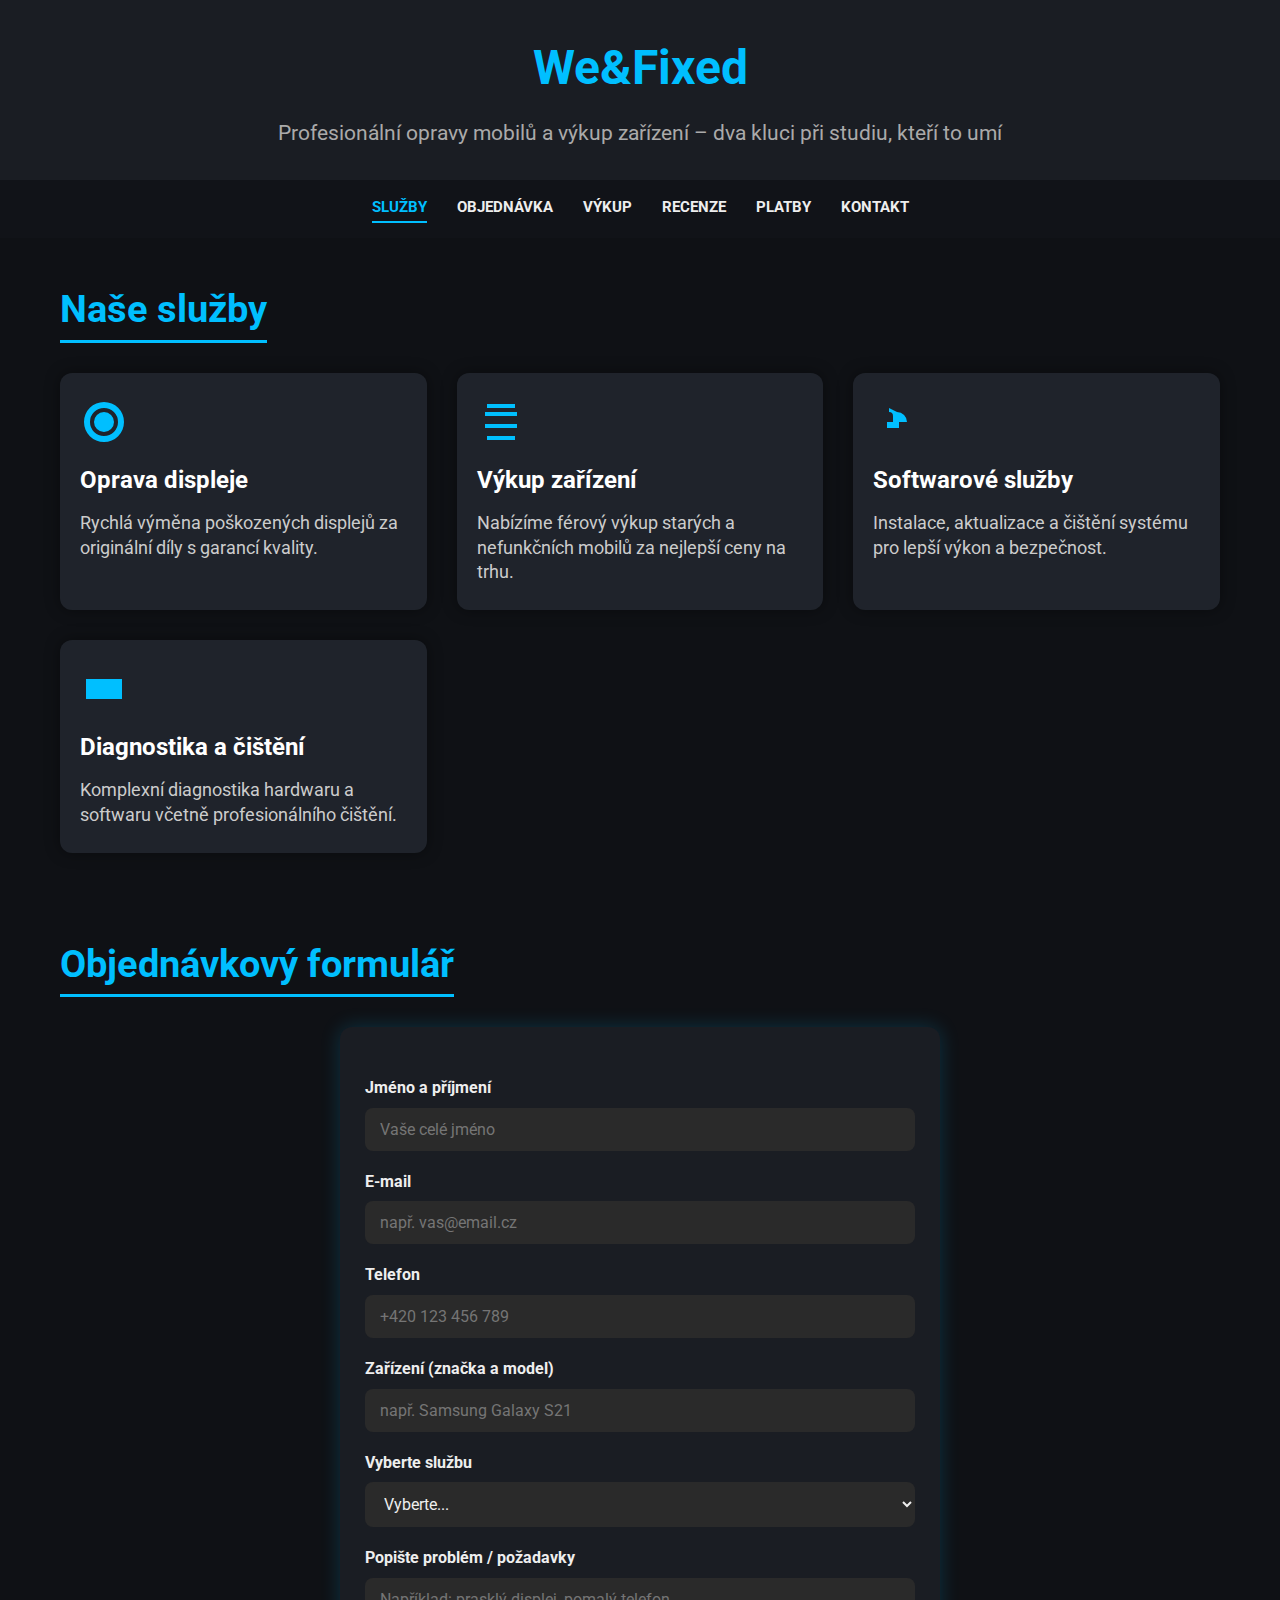
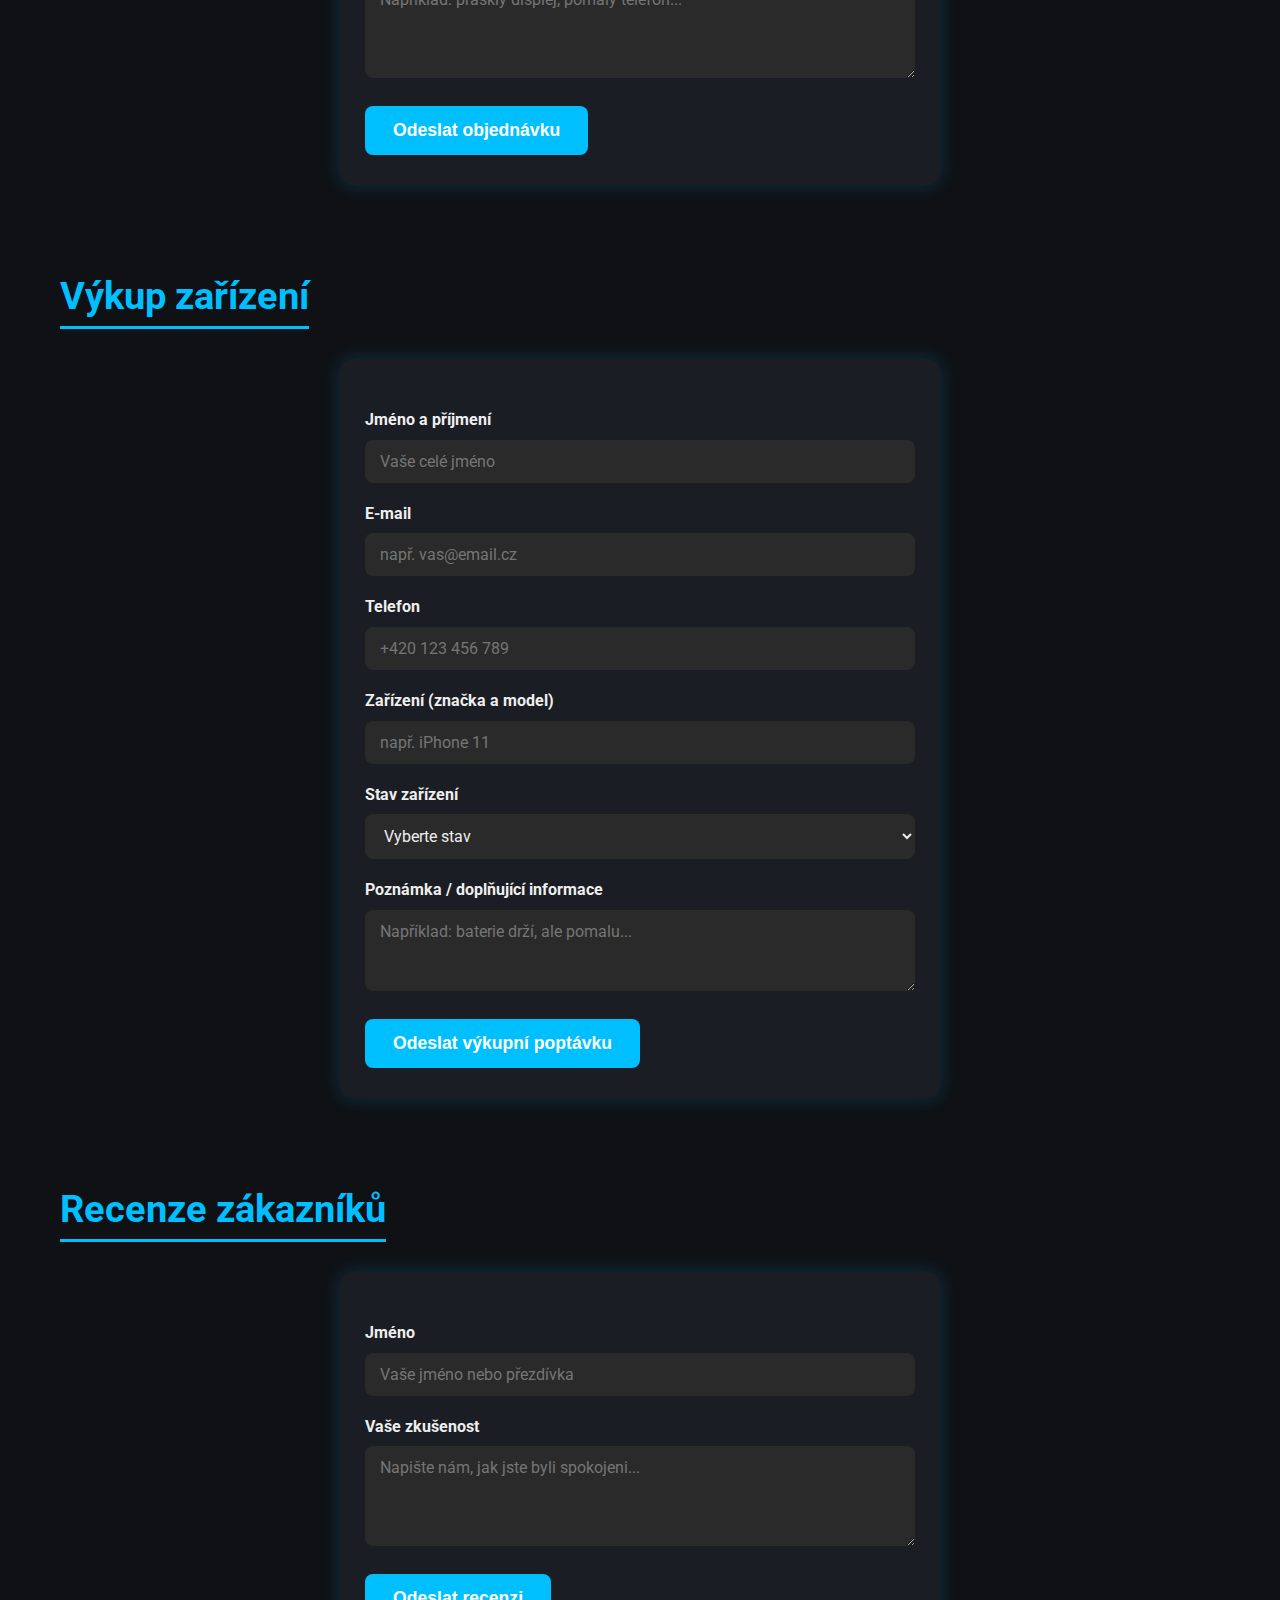
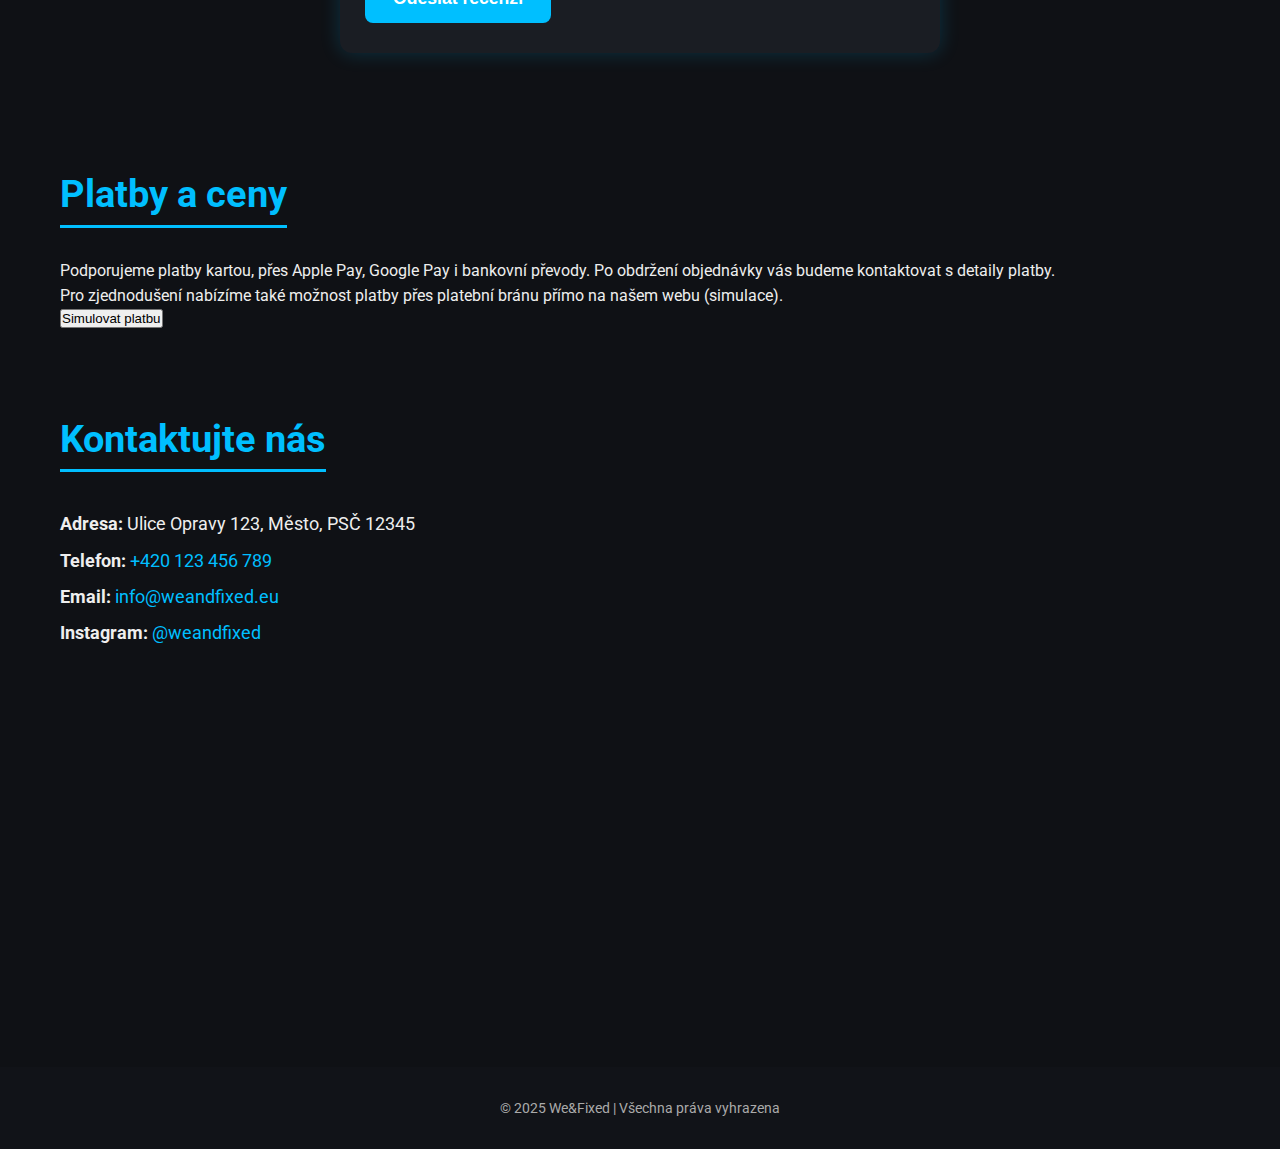
<file: index.html>
<index. html>
<html lang="cs">
<head>
<meta charset="UTF-8" />
<meta name="viewport" content="width=device-width, initial-scale=1" />
<title>We&Fixed – Profesionální opravy mobilů a výkup</title>
<meta name="description" content="We&Fixed - rychlý a spolehlivý servis mobilních telefonů a výkup zařízení. Objednej online." />
<meta name="author" content="We&Fixed" />
<link href="https://fonts.googleapis.com/css2?family=Roboto:wght@400;700&display=swap" rel="stylesheet" />
<style>
  /* --- Reset & základní styl --- */
  * { margin: 0; padding: 0; box-sizing: border-box; }
  body {
    font-family: 'Roboto', sans-serif;
    background: #0f1115;
    color: #eee;
    line-height: 1.6;
    min-height: 100vh;
    display: flex;
    flex-direction: column;
  }
  a {
    color: #00bfff;
    text-decoration: none;
    transition: color 0.3s;
  }
  a:hover, a:focus {
    color: #009fd8;
  }
  header {
    background: #1a1d23;
    padding: 30px 20px;
    text-align: center;
    box-shadow: 0 4px 10px rgba(0,0,0,0.4);
  }
  header h1 {
    font-size: 3rem;
    color: #00bfff;
    font-weight: 700;
  }
  header p {
    margin-top: 10px;
    color: #aaa;
    font-size: 1.3rem;
  }
  nav {
    background: #111318;
    display: flex;
    justify-content: center;
    gap: 30px;
    padding: 15px 10px;
    font-weight: 700;
    text-transform: uppercase;
    font-size: 0.95rem;
  }
  nav a {
    color: #eee;
  }
  nav a.active, nav a:hover {
    color: #00bfff;
    border-bottom: 2px solid #00bfff;
    padding-bottom: 2px;
  }
  main {
    flex-grow: 1;
    max-width: 1200px;
    margin: 40px auto 60px;
    padding: 0 20px;
  }
  section {
    margin-bottom: 80px;
  }
  h2.section-title {
    font-size: 2.4rem;
    color: #00bfff;
    margin-bottom: 30px;
    border-bottom: 3px solid #00bfff;
    display: inline-block;
  }

  /* --- HERO sekce --- */
  .hero {
    height: 420px;
    background: url('https://images.unsplash.com/photo-1581090700227-1e8eedd1c7e0?auto=format&fit=crop&w=1350&q=80') center center/cover no-repeat;
    display: flex;
    align-items: center;
    justify-content: center;
    text-align: center;
    border-radius: 12px;
    box-shadow: 0 0 40px rgba(0,191,255,0.4);
  }
  .hero h2 {
    font-size: 3rem;
    background-color: rgba(0,0,0,0.65);
    padding: 30px 40px;
    border-radius: 15px;
    color: #fff;
    max-width: 90%;
  }

  /* --- Služby grid --- */
  .services {
    display: grid;
    grid-template-columns: repeat(auto-fit,minmax(280px,1fr));
    gap: 30px;
  }
  .service {
    background: #1f232b;
    border-radius: 12px;
    padding: 25px 20px;
    box-shadow: 0 0 15px rgba(0,0,0,0.4);
    transition: transform 0.3s ease;
    cursor: default;
  }
  .service:hover {
    transform: scale(1.05);
  }
  .service svg {
    width: 48px;
    height: 48px;
    margin-bottom: 15px;
    fill: #00bfff;
  }
  .service h3 {
    color: #fff;
    font-size: 1.5rem;
    margin-bottom: 12px;
  }
  .service p {
    color: #ccc;
    font-size: 1.1rem;
    line-height: 1.4;
  }

  /* --- Formuláře --- */
  form {
    background: #1a1d23;
    padding: 30px 25px;
    border-radius: 12px;
    box-shadow: 0 0 20px rgba(0,191,255,0.2);
    max-width: 600px;
    margin: 0 auto;
  }
  form label {
    display: block;
    margin-top: 18px;
    font-weight: 700;
    font-size: 1rem;
  }
  form input, form select, form textarea {
    width: 100%;
    margin-top: 7px;
    padding: 12px 15px;
    border-radius: 8px;
    border: none;
    background: #2a2a2a;
    color: #eee;
    font-size: 1rem;
    font-family: 'Roboto', sans-serif;
    resize: vertical;
    transition: background-color 0.3s;
  }
  form input:focus, form select:focus, form textarea:focus {
    outline: 2px solid #00bfff;
    background-color: #222;
  }
  form button {
    margin-top: 28px;
    background: #00bfff;
    color: #fff;
    font-weight: 700;
    padding: 14px 28px;
    font-size: 1.1rem;
    border-radius: 8px;
    border: none;
    cursor: pointer;
    transition: background-color 0.3s;
  }
  form button:hover {
    background: #009fd8;
  }

  /* --- Recenze --- */
  #reviews {
    max-width: 900px;
    margin: 0 auto;
  }
  #reviews-list {
    margin-top: 30px;
    display: flex;
    flex-direction: column;
    gap: 20px;
  }
  .review-item {
    background: #22272e;
    padding: 20px;
    border-radius: 10px;
    box-shadow: inset 0 0 10px rgba(0,0,0,0.4);
  }
  .review-item p {
    font-size: 1rem;
    color: #ddd;
    margin-bottom: 10px;
  }
  .review-item .review-author {
    font-weight: 700;
    color: #00bfff;
  }

  /* --- Platby --- */
  #payments {
    max-width: 900px;
    margin: 0 auto;
  }
  #payments p {
    margin-bottom: 15px;
    font-size: 1.1rem;
  }
  #payments button {
    background: #0077cc;
    padding: 15px 30px;
    font-size: 1.2rem;
    font-weight: 700;
    border: none;
    border-radius: 12px;
    cursor: pointer;
    color: #fff;
    transition: background-color 0.3s;
  }
  #payments button:hover {
    background: #005fa3;
  }
  #payment-status {
    margin-top: 20px;
    font-weight: 700;
    color: #0f0;
  }

  /* --- Kontakt --- */
  #kontakt p {
    font-size: 1.1rem;
    margin: 8px 0;
  }
  #kontakt a {
    word-break: break-word;
  }

  /* --- Footer --- */
  footer {
    text-align: center;
    background: #111318;
    color: #aaa;
    padding: 30px 20px;
    font-size: 14px;
    margin-top: auto;
  }

  /* --- Responsivita --- */
  @media (max-width: 720px) {
    nav {
      flex-direction: column;
      gap: 15px;
      font-size: 0.9rem;
    }
    header h1 {
      font-size: 2.4rem;
    }
    .hero h2 {
      font-size: 2rem;
      padding: 20px 25px;
    }
    .services {
      grid-template-columns: 1fr;
    }
    form {
      width: 100%;
      padding: 20px;
    }
  }
</style>
</head>
<body>

<header>
  <h1>We&Fixed</h1>
  <p>Profesionální opravy mobilů a výkup zařízení – dva kluci při studiu, kteří to umí</p>
</header>

<nav>
  <a href="#sluzby" class="active">Služby</a>
  <a href="#objednavka">Objednávka</a>
  <a href="#vykup">Výkup</a>
  <a href="#recenze">Recenze</a>
  <a href="#platby">Platby</a>
  <a href="#kontakt">Kontakt</a>
</nav>

<main>

<section id="sluzby">
  <h2 class="section-title">Naše služby</h2>
  <div class="services">
    <article class="service" tabindex="0">
      <svg viewBox="0 0 24 24" aria-hidden="true" focusable="false"><path d="M12 2a10 10 0 100 20 10 10 0 000-20zm0 3a7 7 0 110 14 7 7 0 010-14zm0 2a5 5 0 100 10 5 5 0 000-10z"/></svg>
      <h3>Oprava displeje</h3>
      <p>Rychlá výměna poškozených displejů za originální díly s garancí kvality.</p>
    </article>
    <article class="service" tabindex="0">
      <svg viewBox="0 0 24 24" aria-hidden="true" focusable="false"><path d="M5 3h14v2H5zm0 16h14v2H5zM4 7h16v2H4zm0 6h16v2H4z"/></svg>
      <h3>Výkup zařízení</h3>
      <p>Nabízíme férový výkup starých a nefunkčních mobilů za nejlepší ceny na trhu.</p>
    </article>
    <article class="service" tabindex="0">
      <svg viewBox="0 0 24 24" aria-hidden="true" focusable="false"><path d="M12 7a5 5 0 015 5h-4v3H7v-3h3v-3a2 2 0 00-2-2v-2z"/></svg>
      <h3>Softwarové služby</h3>
      <p>Instalace, aktualizace a čištění systému pro lepší výkon a bezpečnost.</p>
    </article>
    <article class="service" tabindex="0">
      <svg viewBox="0 0 24 24" aria-hidden="true" focusable="false"><path d="M3 7h18v10H3z"/></svg>
      <h3>Diagnostika a čištění</h3>
      <p>Komplexní diagnostika hardwaru a softwaru včetně profesionálního čištění.</p>
    </article>
  </div>
</section>

<section id="objednavka">
  <h2 class="section-title">Objednávkový formulář</h2>
  <form id="form-objednavka" novalidate>
    <label for="objednavka-jmeno">Jméno a příjmení</label>
    <input type="text" id="objednavka-jmeno" name="jmeno" required minlength="3" placeholder="Vaše celé jméno" />
    
    <label for="objednavka-email">E-mail</label>
    <input type="email" id="objednavka-email" name="email" required placeholder="např. vas@email.cz" />
    
    <label for="objednavka-telefon">Telefon</label>
    <input type="tel" id="objednavka-telefon" name="telefon" required placeholder="+420 123 456 789" pattern="^\+?[\d\s]{9,15}$" />
    
    <label for="objednavka-zarizeni">Zařízení (značka a model)</label>
    <input type="text" id="objednavka-zarizeni" name="zarizeni" required placeholder="např. Samsung Galaxy S21" />
    
    <label for="objednavka-sluzba">Vyberte službu</label>
    <select id="objednavka-sluzba" name="sluzba" required>
      <option value="" disabled selected>Vyberte...</option>
      <option value="oprava-displeje">Oprava displeje</option>
      <option value="vykup">Výkup zařízení</option>
      <option value="softwarove-sluzby">Softwarové služby</option>
      <option value="diagnostika-cisteni">Diagnostika a čištění</option>
    </select>

    <label for="objednavka-popis">Popište problém / požadavky</label>
    <textarea id="objednavka-popis" name="popis" rows="4" placeholder="Například: prasklý displej, pomalý telefon..." required></textarea>

    <button type="submit">Odeslat objednávku</button>
  </form>
</section>

<section id="vykup">
  <h2 class="section-title">Výkup zařízení</h2>
  <form id="form-vykup" novalidate>
    <label for="vykup-jmeno">Jméno a příjmení</label>
    <input type="text" id="vykup-jmeno" name="jmeno" required minlength="3" placeholder="Vaše celé jméno" />
    
    <label for="vykup-email">E-mail</label>
    <input type="email" id="vykup-email" name="email" required placeholder="např. vas@email.cz" />
    
    <label for="vykup-telefon">Telefon</label>
    <input type="tel" id="vykup-telefon" name="telefon" required placeholder="+420 123 456 789" pattern="^\+?[\d\s]{9,15}$" />

    <label for="vykup-zarizeni">Zařízení (značka a model)</label>
    <input type="text" id="vykup-zarizeni" name="zarizeni" required placeholder="např. iPhone 11" />

    <label for="vykup-stav">Stav zařízení</label>
    <select id="vykup-stav" name="stav" required>
      <option value="" disabled selected>Vyberte stav</option>
      <option value="perfektní">Perfektní, bez poškození</option>
      <option value="drobná-poškození">Drobná poškození</option>
      <option value="větší-poškození">Větší poškození (např. rozbitý displej)</option>
      <option value="nefunkční">Nefunkční zařízení</option>
    </select>

    <label for="vykup-vyznamka">Poznámka / doplňující informace</label>
    <textarea id="vykup-vyznamka" name="poznamka" rows="3" placeholder="Například: baterie drží, ale pomalu..." ></textarea>

    <button type="submit">Odeslat výkupní poptávku</button>
  </form>
</section>

<section id="recenze">
  <h2 class="section-title">Recenze zákazníků</h2>
  <form id="form-recenze" novalidate>
    <label for="recenze-jmeno">Jméno</label>
    <input type="text" id="recenze-jmeno" name="jmeno" required minlength="2" placeholder="Vaše jméno nebo přezdívka" />
    <label for="recenze-text">Vaše zkušenost</label>
    <textarea id="recenze-text" name="text" rows="4" required placeholder="Napište nám, jak jste byli spokojeni..." ></textarea>
    <button type="submit">Odeslat recenzi</button>
  </form>
  <div id="reviews-list" aria-live="polite" aria-relevant="additions"></div>
</section>

<section id="platby">
  <h2 class="section-title">Platby a ceny</h2>
  <p>Podporujeme platby kartou, přes Apple Pay, Google Pay i bankovní převody. Po obdržení objednávky vás budeme kontaktovat s detaily platby.</p>
  <p>Pro zjednodušení nabízíme také možnost platby přes platební bránu přímo na našem webu (simulace).</p>
  <button id="btn-platebni-brana">Simulovat platbu</button>
  <div id="payment-status" role="alert" aria-live="assertive"></div>
</section>

<section id="kontakt">
  <h2 class="section-title">Kontaktujte nás</h2>
  <p><strong>Adresa:</strong> Ulice Opravy 123, Město, PSČ 12345</p>
  <p><strong>Telefon:</strong> <a href="tel:+420123456789">+420 123 456 789</a></p>
  <p><strong>Email:</strong> <a href="mailto:info@weandfixed.eu">info@weandfixed.eu</a></p>
  <p><strong>Instagram:</strong> <a href="https://instagram.com/weandfixed" target="_blank" rel="noopener">@weandfixed</a></p>
  <div style="width:100%;height:320px;margin-top:20px;">
    <iframe
      src="https://www.google.com/maps/embed?pb=!1m18!1m12!1m3!1d3153.0195706498363!2d14.42076!3d50.08804!2m3!1f0!2f0!3f0!3m2!1i1024!2i768!4f13.1!3m3!1m2!1s0x470b94c7a4e69ffb%3A0x400af0f661efa70!2zVml0w6F6IMOtcXVlIG9wcmF2LCBDU0E!5e0!3m2!1scs!2scz!4v1619055570249!5m2!1scs!2scz"
      width="100%" height="100%" style="border:0;" allowfullscreen="" loading="lazy" referrerpolicy="no-referrer-when-downgrade"
      title="Mapa We&Fixed">
    </iframe>
  </div>
</section>

</main>

<footer>
  &copy; 2025 We&Fixed | Všechna práva vyhrazena
</footer>

<script>
  // Navigace - zvýraznění aktivní sekce
  const navLinks = document.querySelectorAll('nav a');
  navLinks.forEach(link => {
    link.addEventListener('click', (e) => {
      navLinks.forEach(l => l.classList.remove('active'));
      e.target.classList.add('active');
    });
  });

  // Formulář objednávky - jednoduchá validace + alert
  document.getElementById('form-objednavka').addEventListener('submit', function(e) {
    e.preventDefault();
    if (!this.checkValidity()) {
      alert('Prosím vyplňte všechna povinná pole správně.');
      return;
    }
    alert('Objednávka byla úspěšně odeslána! Ozveme se vám co nejdříve.');
    this.reset();
  });

  // Formulář výkupu - validace + alert
  document.getElementById('form-vykup').addEventListener('submit', function(e) {
    e.preventDefault();
    if (!this.checkValidity()) {
      alert('Prosím vyplňte všechna povinná pole správně.');
      return;
    }
    alert('Výkupní poptávka byla odeslána! Ozveme se vám s nabídkou.');
    this.reset();
  });

  // Recenze - ukládání do místní proměnné (simulace)
  const reviewsList = document.getElementById('reviews-list');
  let reviewsData = [];

  document.getElementById('form-recenze').addEventListener('submit', function(e) {
    e.preventDefault();
    if (!this.checkValidity()) {
      alert('Vyplňte prosím všechny položky recenze.');
      return;
    }
    const jmeno = this.jmeno.value.trim();
    const text = this.text.value.trim();
    if (jmeno && text) {
      reviewsData.unshift({ jmeno, text });
      renderReviews();
      this.reset();
      alert('Díky za vaši recenzi!');
    }
  });

  function renderReviews() {
    reviewsList.innerHTML = '';
    reviewsData.forEach(r => {
      const div = document.createElement('div');
      div.className = 'review-item';
      div.innerHTML = `<p>${r.text}</p><p class="review-author">- ${r.jmeno}</p>`;
      reviewsList.appendChild(div);
    });
  }

  // Simulace platební brány
  const btnPlatebni = document.getElementById('btn-platebni-brana');
  const paymentStatus = document.getElementById('payment-status');

  btnPlatebni.addEventListener('click', () => {
    paymentStatus.textContent = 'Probíhá platba...';
    btnPlatebni.disabled = true;
    setTimeout(() => {
      paymentStatus.textContent = 'Platba úspěšně dokončena. Děkujeme za vaši objednávku!';
      btnPlatebni.disabled = false;
    }, 3000);
  });
</script>

</body>
</html>
</file>
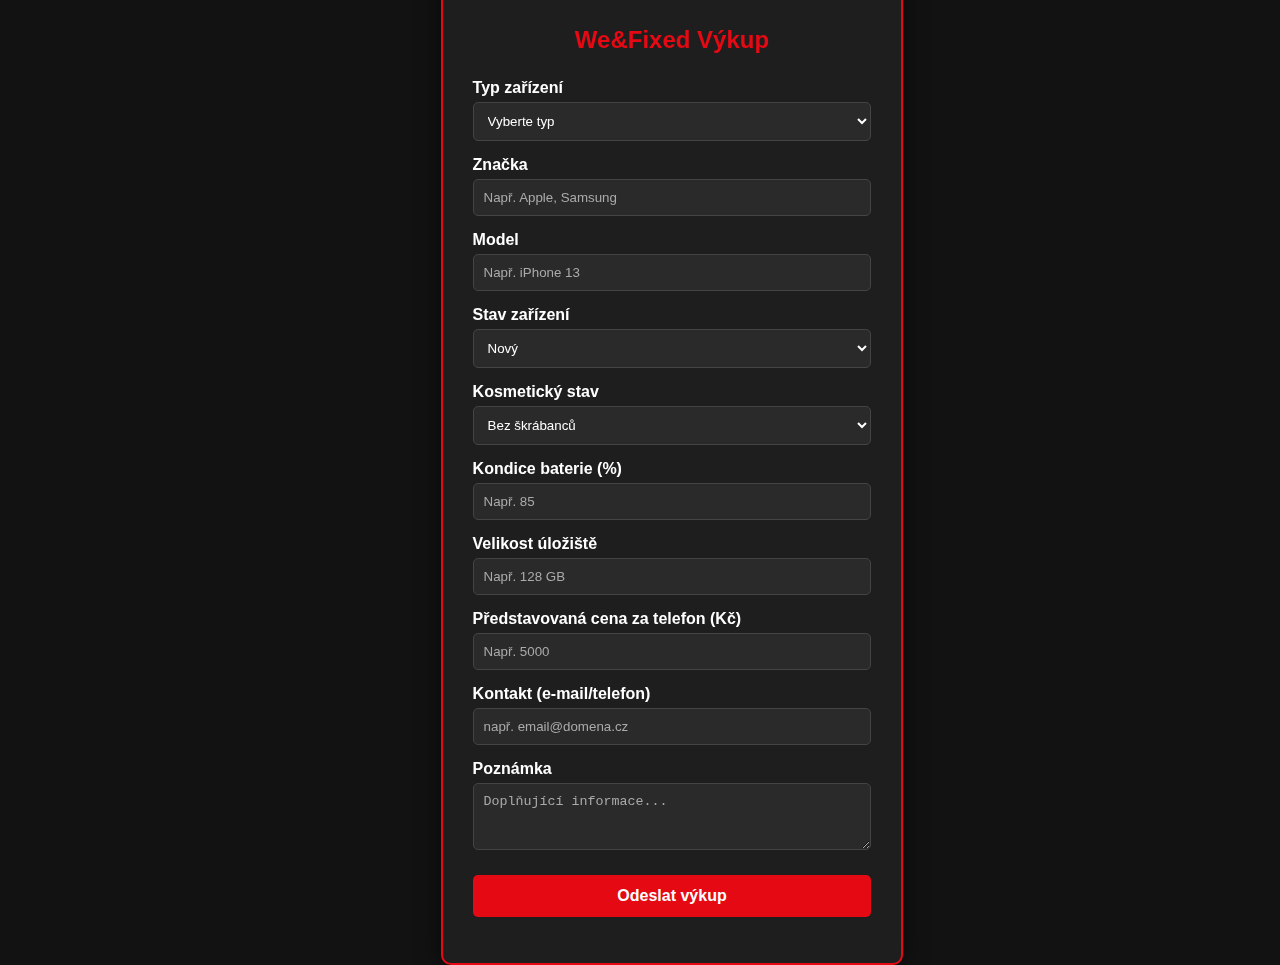
<file: index.html.html>
<idex.html>
<html lang="cs">
<head>
  <meta charset="UTF-8">
  <title>We&Fixed – Výkup zařízení</title>
  <style>
    body {
      background-color: #121212;
      color: #fff;
      font-family: 'Helvetica Neue', Arial, sans-serif;
      display: flex;
      align-items: center;
      justify-content: center;
      min-height: 100vh;
      margin: 0;
      padding: 20px;
      backdrop-filter: blur(5px);
    }

    .vykup-container {
      background-color: #1e1e1e;
      border: 2px solid #e50914;
      border-radius: 10px;
      box-shadow: 0 0 25px rgba(0, 0, 0, 0.6);
      max-width: 500px;
      width: 100%;
      padding: 30px;
    }

    .vykup-container h2 {
      color: #e50914;
      text-align: center;
      margin-bottom: 25px;
    }

    label {
      display: block;
      margin-top: 15px;
      font-weight: bold;
    }

    input, select, textarea {
      width: 100%;
      padding: 10px;
      margin-top: 5px;
      background-color: #2a2a2a;
      color: #fff;
      border: 1px solid #444;
      border-radius: 5px;
    }

    input::placeholder, textarea::placeholder {
      color: #aaa;
    }

    button {
      margin-top: 25px;
      padding: 12px;
      width: 100%;
      background-color: #e50914;
      color: white;
      border: none;
      border-radius: 5px;
      font-size: 16px;
      font-weight: bold;
      cursor: pointer;
      transition: background-color 0.3s ease;
    }

    button:hover {
      background-color: #cc0812;
    }
  </style>
</head>
<body>

  <div class="vykup-container">
    <h2>We&amp;Fixed Výkup</h2>
    <form id="mobilegearForm">
      <label for="typ">Typ zařízení</label>
      <select id="typ" name="typ" required>
        <option value="" disabled selected>Vyberte typ</option>
        <option value="Telefon">Telefon</option>
        <option value="Notebook">Notebook</option>
      </select>

      <label for="znacka">Značka</label>
      <input type="text" id="znacka" name="znacka" placeholder="Např. Apple, Samsung" required>

      <label for="model">Model</label>
      <input type="text" id="model" name="model" placeholder="Např. iPhone 13" required>

      <label for="stav">Stav zařízení</label>
      <select id="stav" name="stav">
        <option value="Nový">Nový</option>
        <option value="Použitý">Použitý</option>
        <option value="Poškozený">Poškozený</option>
      </select>

      <label for="kosmeticky">Kosmetický stav</label>
      <select id="kosmeticky" name="kosmeticky">
        <option value="Bez škrábanců">Bez škrábanců</option>
        <option value="Drobné škrábance">Drobné škrábance</option>
        <option value="Větší opotřebení">Větší opotřebení</option>
        <option value="Prasklé sklo / poškozený kryt">Prasklé sklo / poškozený kryt</option>
      </select>

      <label for="baterie">Kondice baterie (%)</label>
      <input type="number" id="baterie" name="baterie" placeholder="Např. 85" min="1" max="100" required>

      <label for="uloziste">Velikost úložiště</label>
      <input type="text" id="uloziste" name="uloziste" placeholder="Např. 128 GB" required>

      <label for="cena">Představovaná cena za telefon (Kč)</label>
      <input type="number" id="cena" name="cena" placeholder="Např. 5000" required>

      <label for="kontakt">Kontakt (e-mail/telefon)</label>
      <input type="text" id="kontakt" name="kontakt" placeholder="např. email@domena.cz" required>

      <label for="poznamka">Poznámka</label>
      <textarea id="poznamka" name="poznamka" rows="3" placeholder="Doplňující informace..."></textarea>

      <button type="submit">Odeslat výkup</button>
    </form>
  </div>

  <script>
    document.getElementById('mobilegearForm').addEventListener('submit', function(e) {
      e.preventDefault();

      const data = {
        typ: this.typ.value,
        znacka: this.znacka.value,
        model: this.model.value,
        stav: this.stav.value,
        kosmeticky: this.kosmeticky.value,
        baterie: this.baterie.value,
        uloziste: this.uloziste.value,
        cena: this.cena.value,
        kontakt: this.kontakt.value,
        poznamka: this.poznamka.value
      };

      alert(
        `📦 Shrnutí výkupu:\n\n` +
        `• Typ: ${data.typ}\n` +
        `• Značka: ${data.znacka}\n` +
        `• Model: ${data.model}\n` +
        `• Stav: ${data.stav}\n` +
        `• Kosmetický stav: ${data.kosmeticky}\n` +
        `• Kondice baterie: ${data.baterie} %\n` +
        `• Úložiště: ${data.uloziste}\n` +
        `• Představovaná cena: ${data.cena} Kč\n` +
        `• Kontakt: ${data.kontakt}\n` +
        (data.poznamka ? `• Poznámka: ${data.poznamka}` : '')
      );

      window.location.href = "https://www.google.com";
    });
  </script>

</body>
</html>
</file>
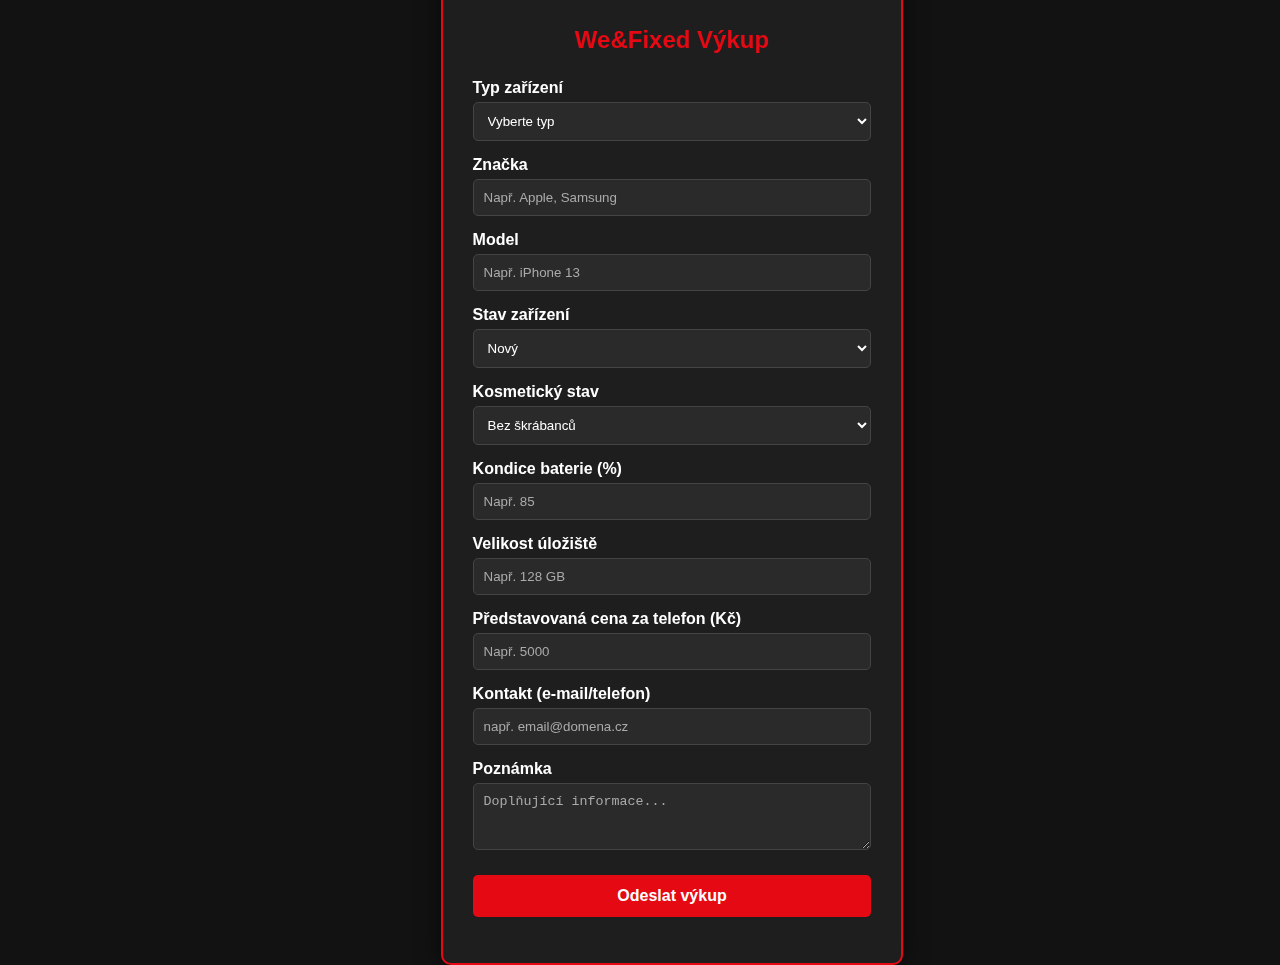
<file: docs/!DOCTYPE.html>
<index.html>
<html lang="cs">
<head>
  <meta charset="UTF-8">
  <title>We&Fixed – Výkup zařízení</title>
  <style>
    body {
      background-color: #121212;
      color: #fff;
      font-family: 'Helvetica Neue', Arial, sans-serif;
      display: flex;
      align-items: center;
      justify-content: center;
      min-height: 100vh;
      margin: 0;
      padding: 20px;
      backdrop-filter: blur(5px);
    }

    .vykup-container {
      background-color: #1e1e1e;
      border: 2px solid #e50914;
      border-radius: 10px;
      box-shadow: 0 0 25px rgba(0, 0, 0, 0.6);
      max-width: 500px;
      width: 100%;
      padding: 30px;
    }

    .vykup-container h2 {
      color: #e50914;
      text-align: center;
      margin-bottom: 25px;
    }

    label {
      display: block;
      margin-top: 15px;
      font-weight: bold;
    }

    input, select, textarea {
      width: 100%;
      padding: 10px;
      margin-top: 5px;
      background-color: #2a2a2a;
      color: #fff;
      border: 1px solid #444;
      border-radius: 5px;
    }

    input::placeholder, textarea::placeholder {
      color: #aaa;
    }

    button {
      margin-top: 25px;
      padding: 12px;
      width: 100%;
      background-color: #e50914;
      color: white;
      border: none;
      border-radius: 5px;
      font-size: 16px;
      font-weight: bold;
      cursor: pointer;
      transition: background-color 0.3s ease;
    }

    button:hover {
      background-color: #cc0812;
    }
  </style>
</head>
<body>

  <div class="vykup-container">
    <h2>We&amp;Fixed Výkup</h2>
    <form id="mobilegearForm">
      <label for="typ">Typ zařízení</label>
      <select id="typ" name="typ" required>
        <option value="" disabled selected>Vyberte typ</option>
        <option value="Telefon">Telefon</option>
        <option value="Notebook">Notebook</option>
      </select>

      <label for="znacka">Značka</label>
      <input type="text" id="znacka" name="znacka" placeholder="Např. Apple, Samsung" required>

      <label for="model">Model</label>
      <input type="text" id="model" name="model" placeholder="Např. iPhone 13" required>

      <label for="stav">Stav zařízení</label>
      <select id="stav" name="stav">
        <option value="Nový">Nový</option>
        <option value="Použitý">Použitý</option>
        <option value="Poškozený">Poškozený</option>
      </select>

      <label for="kosmeticky">Kosmetický stav</label>
      <select id="kosmeticky" name="kosmeticky">
        <option value="Bez škrábanců">Bez škrábanců</option>
        <option value="Drobné škrábance">Drobné škrábance</option>
        <option value="Větší opotřebení">Větší opotřebení</option>
        <option value="Prasklé sklo / poškozený kryt">Prasklé sklo / poškozený kryt</option>
      </select>

      <label for="baterie">Kondice baterie (%)</label>
      <input type="number" id="baterie" name="baterie" placeholder="Např. 85" min="1" max="100" required>

      <label for="uloziste">Velikost úložiště</label>
      <input type="text" id="uloziste" name="uloziste" placeholder="Např. 128 GB" required>

      <label for="cena">Představovaná cena za telefon (Kč)</label>
      <input type="number" id="cena" name="cena" placeholder="Např. 5000" required>

      <label for="kontakt">Kontakt (e-mail/telefon)</label>
      <input type="text" id="kontakt" name="kontakt" placeholder="např. email@domena.cz" required>

      <label for="poznamka">Poznámka</label>
      <textarea id="poznamka" name="poznamka" rows="3" placeholder="Doplňující informace..."></textarea>

      <button type="submit">Odeslat výkup</button>
    </form>
  </div>

  <script>
    document.getElementById('mobilegearForm').addEventListener('submit', function(e) {
      e.preventDefault();

      const data = {
        typ: this.typ.value,
        znacka: this.znacka.value,
        model: this.model.value,
        stav: this.stav.value,
        kosmeticky: this.kosmeticky.value,
        baterie: this.baterie.value,
        uloziste: this.uloziste.value,
        cena: this.cena.value,
        kontakt: this.kontakt.value,
        poznamka: this.poznamka.value
      };

      alert(
        `📦 Shrnutí výkupu:\n\n` +
        `• Typ: ${data.typ}\n` +
        `• Značka: ${data.znacka}\n` +
        `• Model: ${data.model}\n` +
        `• Stav: ${data.stav}\n` +
        `• Kosmetický stav: ${data.kosmeticky}\n` +
        `• Kondice baterie: ${data.baterie} %\n` +
        `• Úložiště: ${data.uloziste}\n` +
        `• Představovaná cena: ${data.cena} Kč\n` +
        `• Kontakt: ${data.kontakt}\n` +
        (data.poznamka ? `• Poznámka: ${data.poznamka}` : '')
      );

      window.location.href = "https://www.google.com";
    });
  </script>

</body>
</html>
</file>
